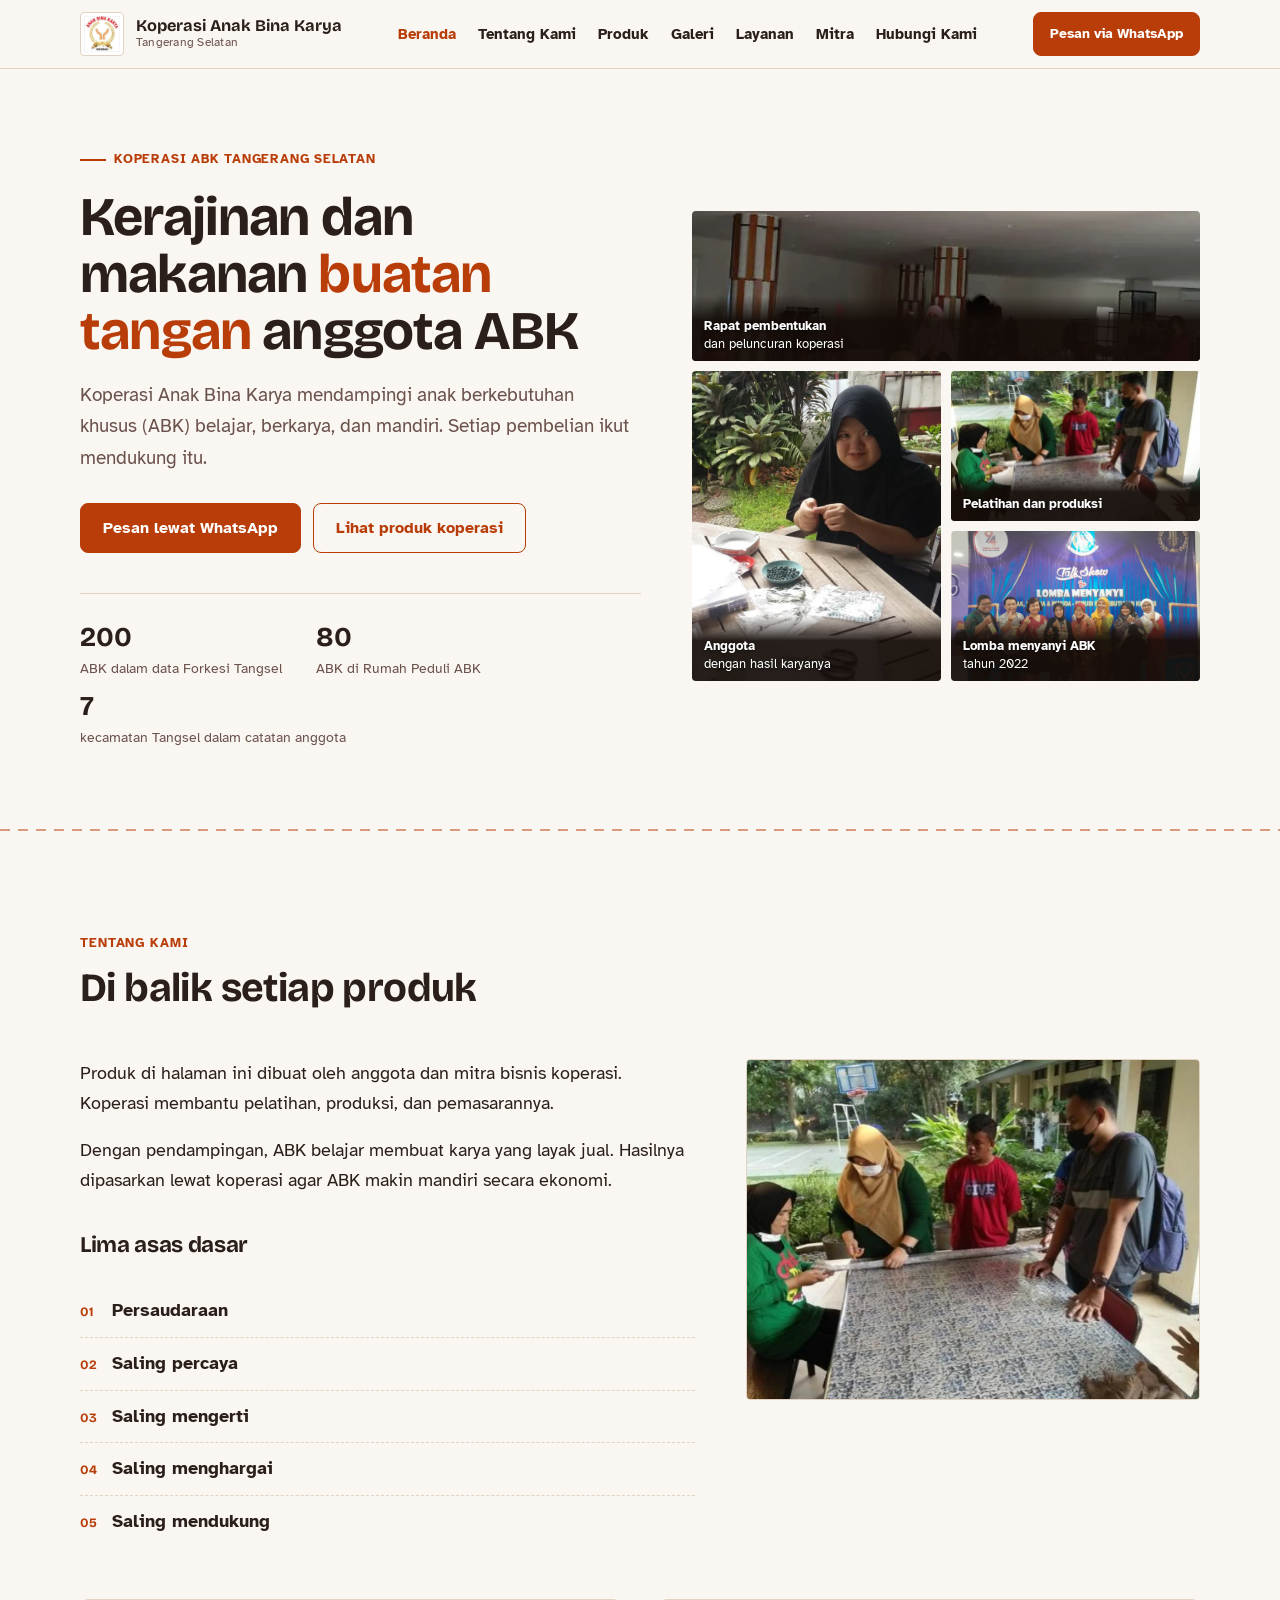
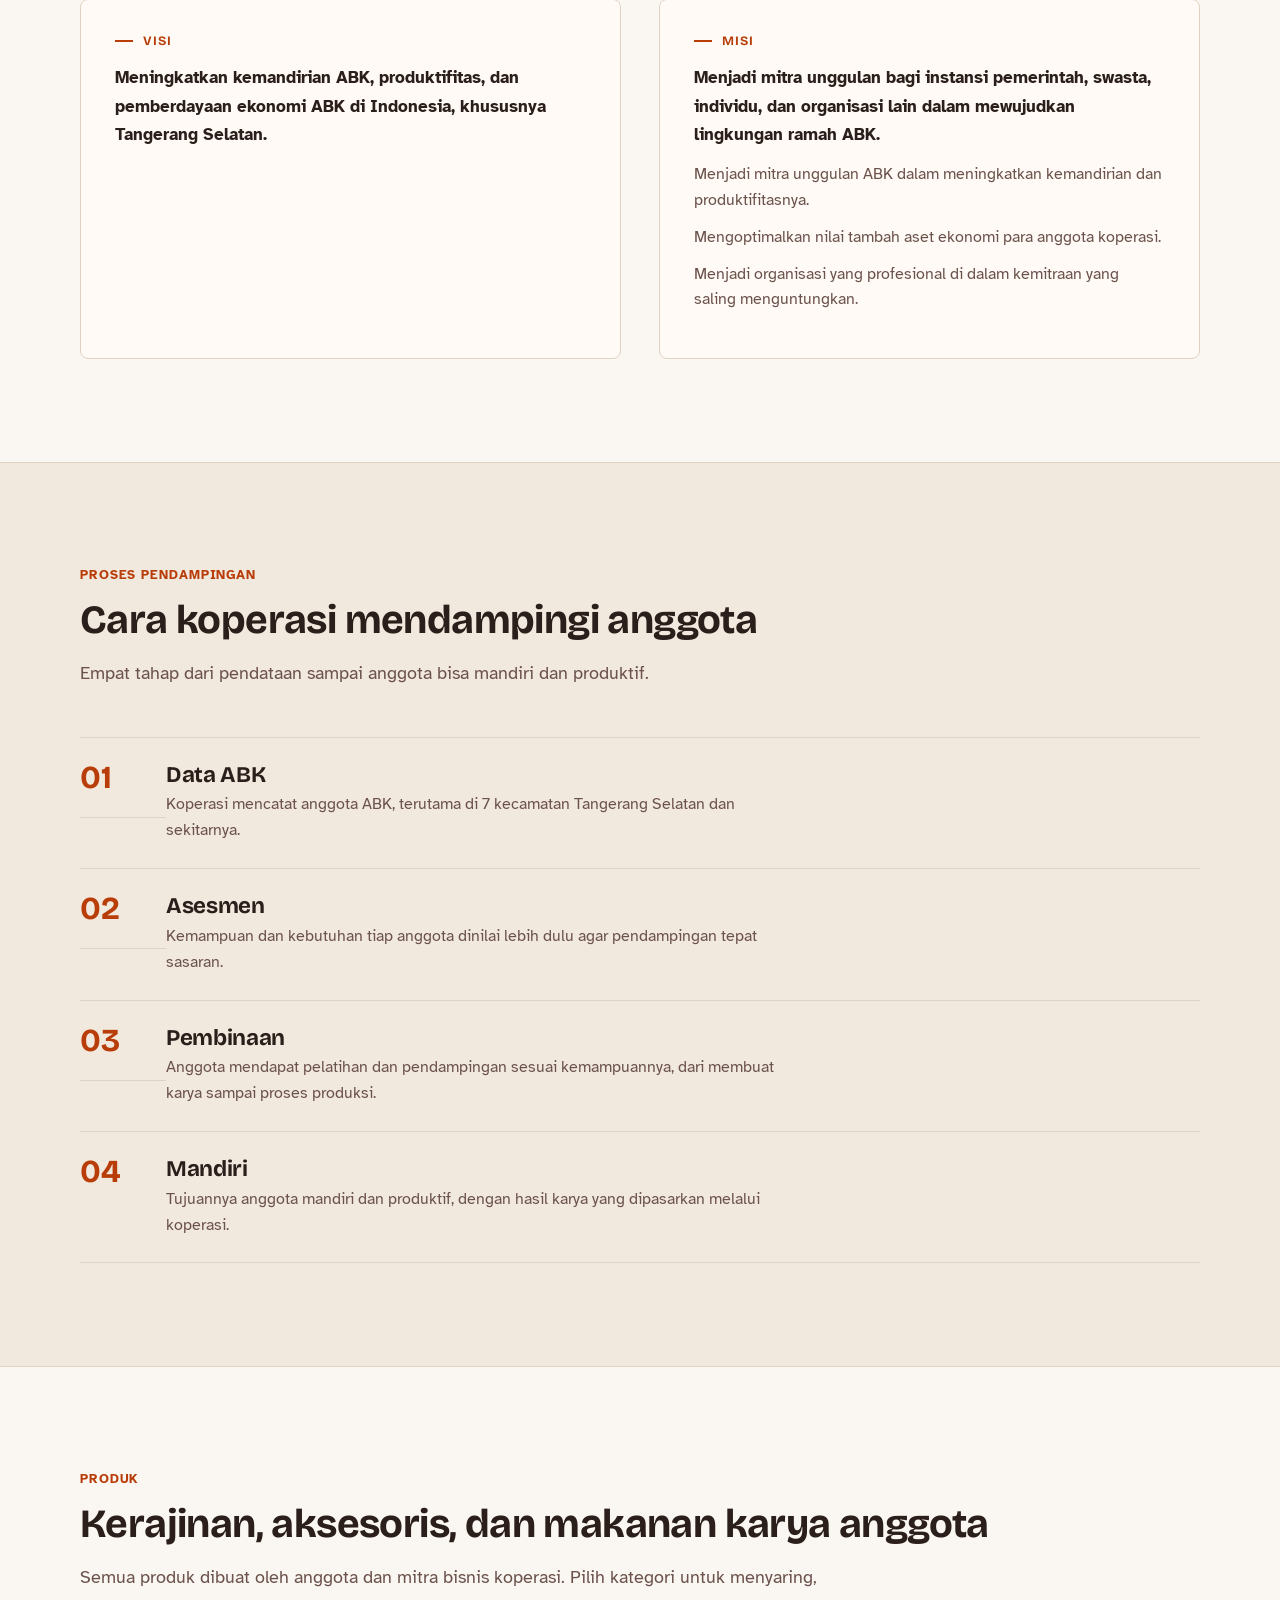
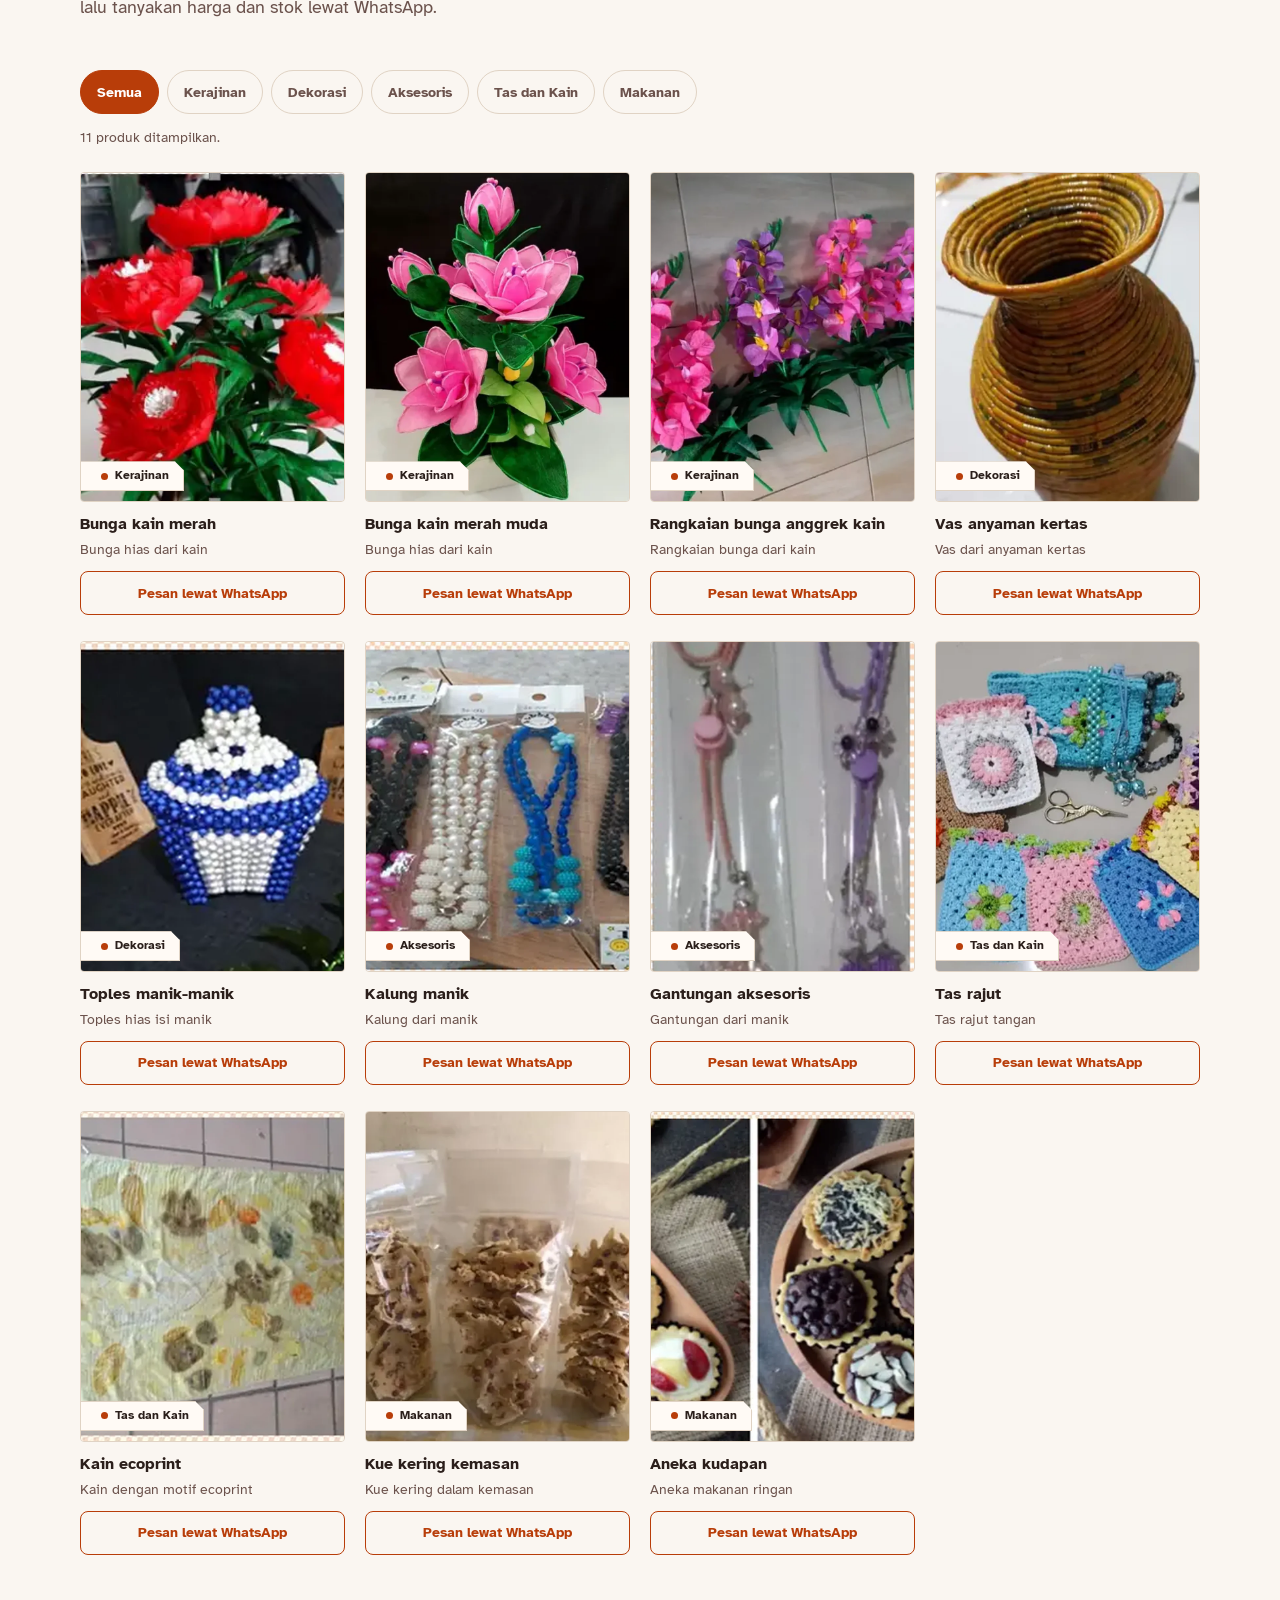
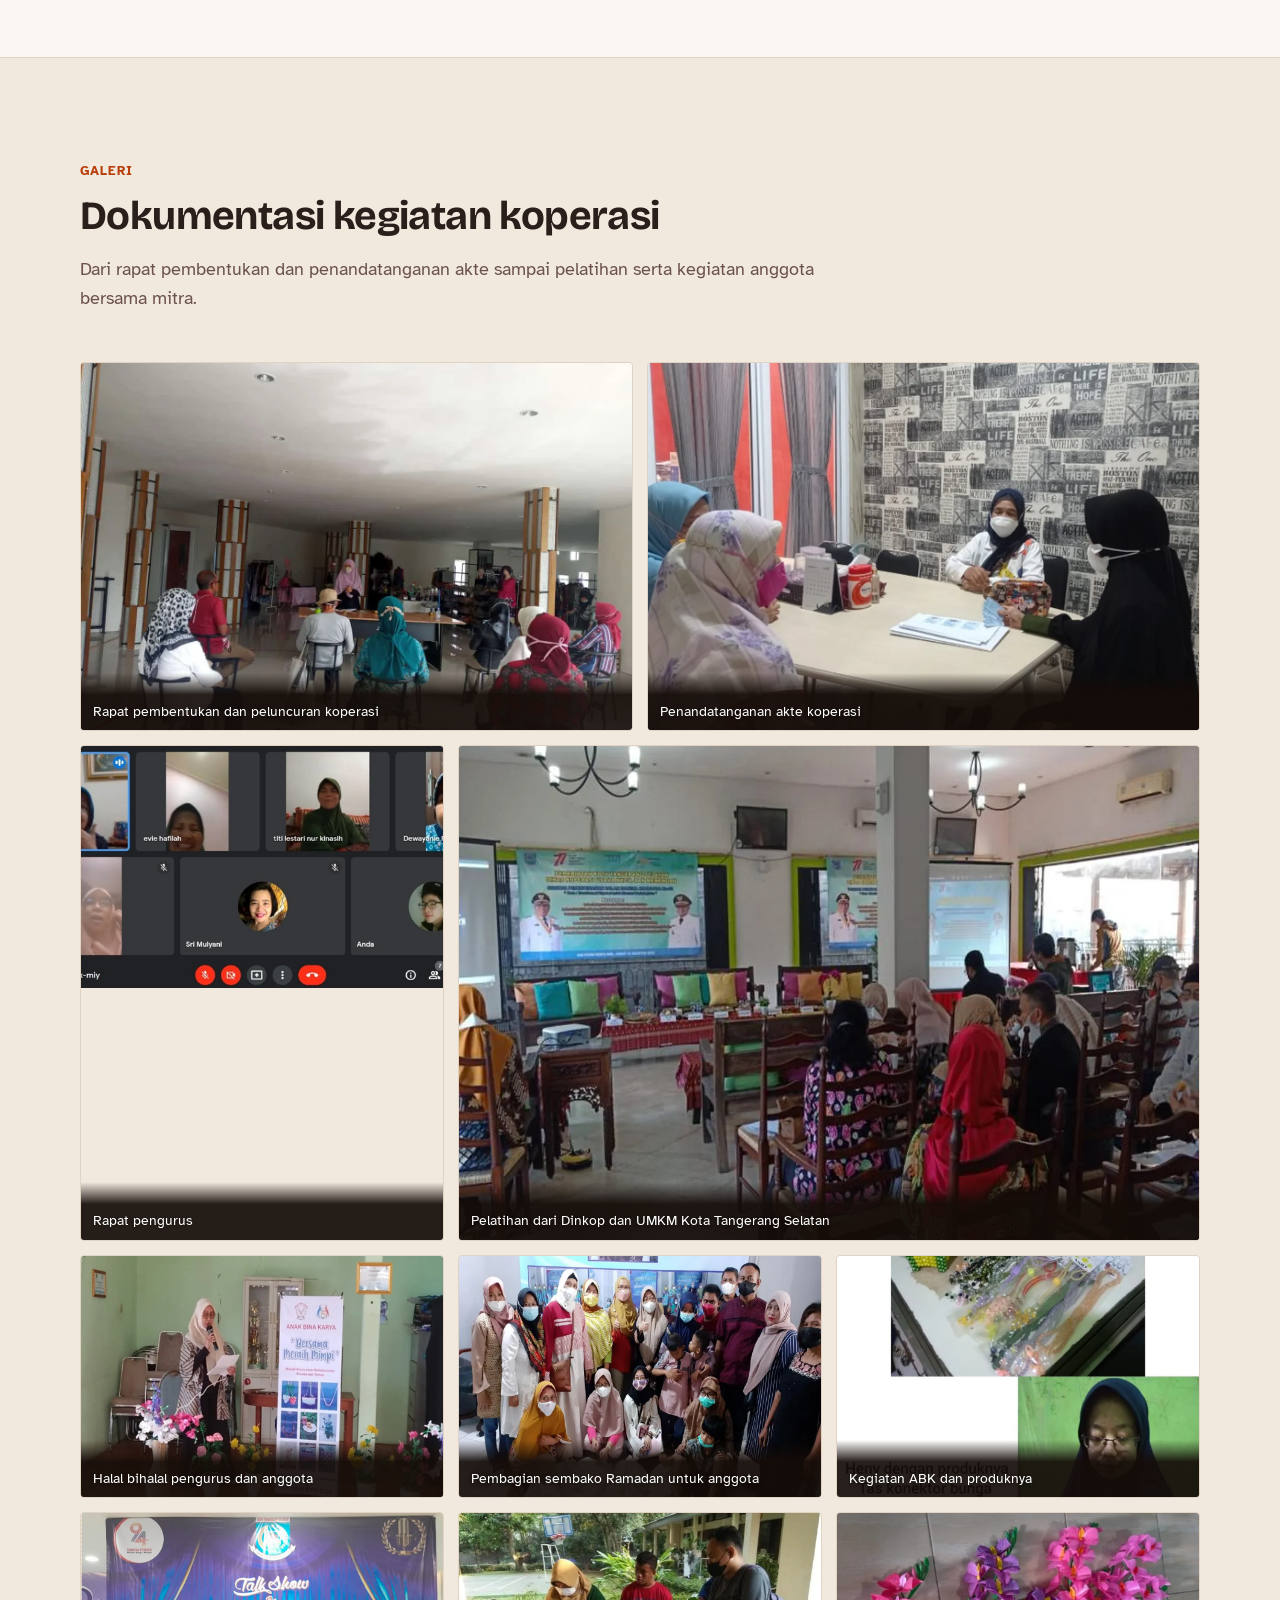
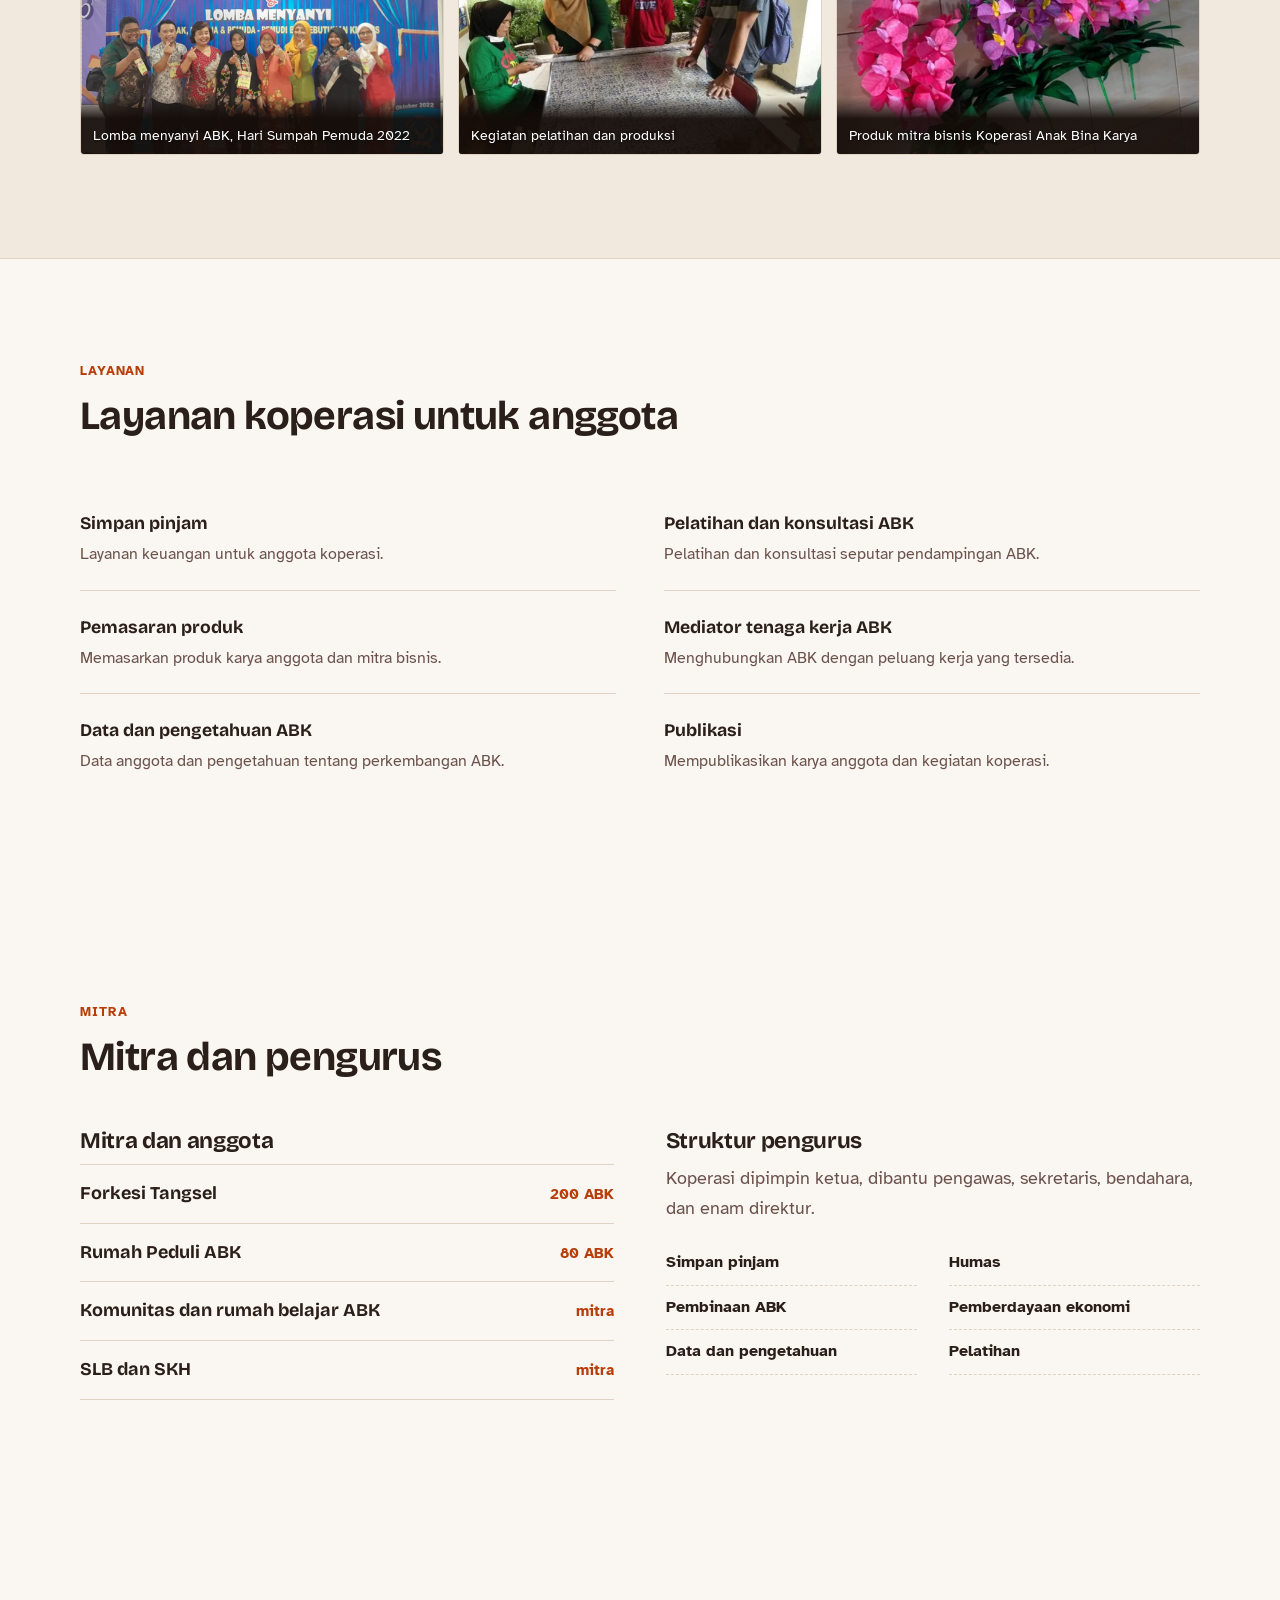
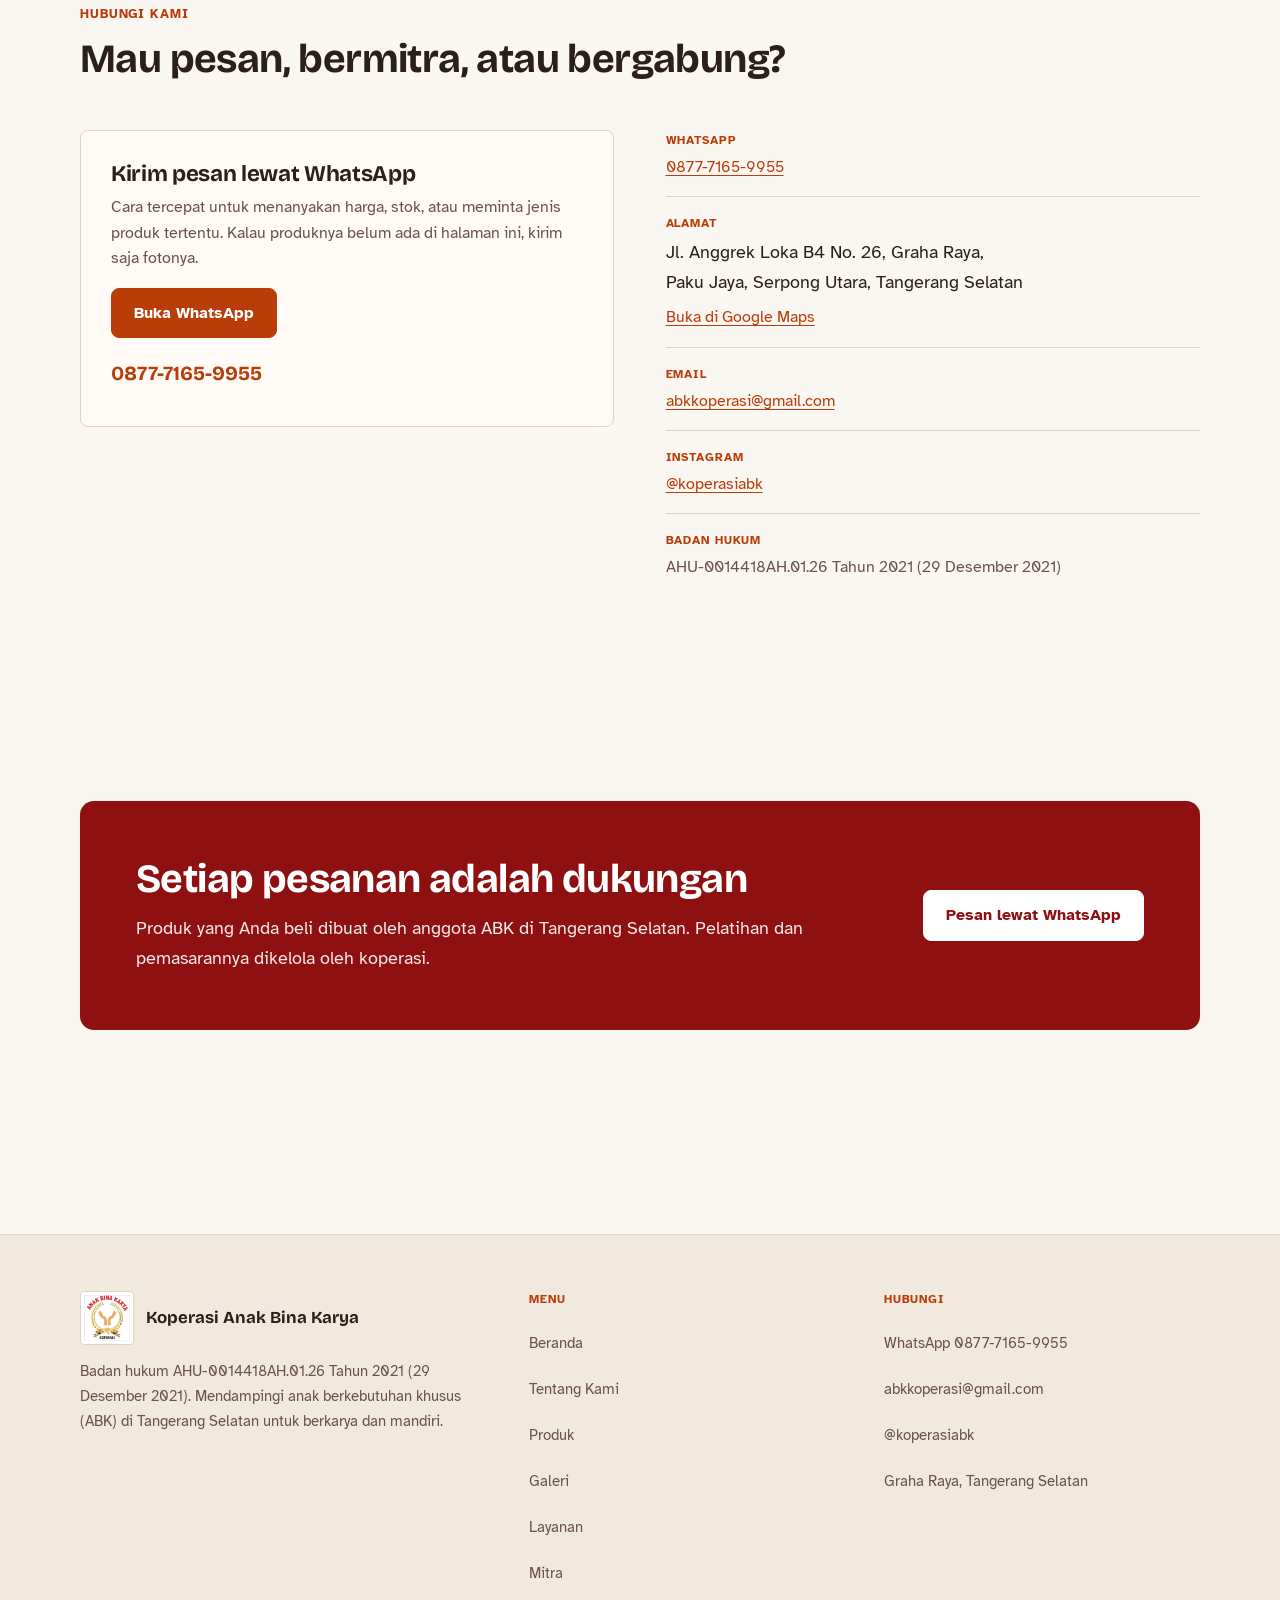
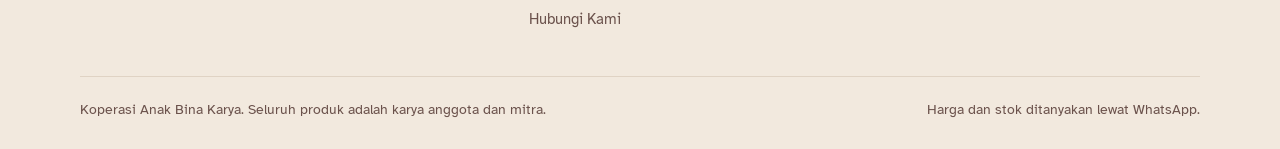
<file: index.html>
<!doctype html>
<html lang="id">
<head>
<meta charset="utf-8">
<meta name="viewport" content="width=device-width, initial-scale=1, viewport-fit=cover">
<title>Koperasi Anak Bina Karya | Kerajinan dan makanan karya ABK Tangerang Selatan</title>
<meta name="description" content="Koperasi Anak Bina Karya mendampingi anak berkebutuhan khusus (ABK) di Tangerang Selatan berkarya dan mandiri. Pesan kerajinan, aksesoris, dan makanan buatan anggota lewat WhatsApp.">
<meta name="theme-color" content="#faf6f1">
<link rel="icon" href="img/01-logo-koperasi-anak-bina-karya.webp">
<link rel="preconnect" href="https://fonts.googleapis.com">
<link rel="preconnect" href="https://fonts.gstatic.com" crossorigin>
<link href="https://fonts.googleapis.com/css2?family=Atkinson+Hyperlegible:wght@400;700&family=Bricolage+Grotesque:opsz,wght@12..96,600;12..96,700&display=swap" rel="stylesheet">
<link rel="stylesheet" href="assets/style.css">
<script>
/* Dijalankan sebelum render: tandai JS aktif supaya scroll-reveal tidak
   menyembunyikan konten kalau JS mati. Situs ini terang saja (light mode only). */
(function () {
  document.documentElement.classList.add('js');
})();
</script>
<script type="application/ld+json">
{"@context":"https://schema.org","@type":"Organization","name":"Koperasi Anak Bina Karya","email":"abkkoperasi@gmail.com","address":{"@type":"PostalAddress","streetAddress":"Jl. Anggrek Loka B4 No. 26, Graha Raya, Paku Jaya, Serpong Utara","addressLocality":"Tangerang Selatan","addressCountry":"ID"},"sameAs":["https://instagram.com/koperasiabk"]}
</script>
</head>
<body>
<!-- Nomor WhatsApp resmi: 0877-7165-9955 (format internasional 6287771659955). -->
<a class="skip" href="#konten">Lewati ke konten utama</a>

<header>
  <div class="w">
    <a class="brand" href="#beranda">
      <img src="img/01-logo-koperasi-anak-bina-karya.webp" alt="Logo Koperasi Anak Bina Karya" width="46" height="46">
      <span>Koperasi Anak Bina Karya<small>Tangerang Selatan</small></span>
    </a>

    <nav id="menu" aria-label="Menu utama">
      <a href="#beranda" aria-current="true">Beranda</a>
      <a href="#tentang">Tentang Kami</a>
      <a href="#produk">Produk</a>
      <a href="#galeri">Galeri</a>
      <a href="#layanan">Layanan</a>
      <a href="#mitra">Mitra</a>
      <a href="#kontak">Hubungi Kami</a>
    </nav>

    <div class="hdr-aksi">
      <a class="btn btn-kecil" href="https://wa.me/6287771659955?text=Halo%20Koperasi%20ABK%2C%20saya%20mau%20tanya%20produk">Pesan via WhatsApp</a>
      <button class="burger" type="button" data-burger aria-label="Buka menu" aria-expanded="false" aria-controls="menu">
        <svg viewBox="0 0 24 24" fill="none" stroke="currentColor" stroke-width="2" stroke-linecap="round" aria-hidden="true"><path d="M3 6h18M3 12h18M3 18h18"/></svg>
      </button>
    </div>
  </div>
</header>

<main id="konten">

<!-- ============ BERANDA ============ -->
<section class="hero" id="beranda">
  <div class="w hero-grid">
    <div>
      <span class="hero-eyebrow">Koperasi ABK Tangerang Selatan</span>
      <h1>Kerajinan dan makanan <em>buatan tangan</em> anggota ABK</h1>
      <p class="hero-lede">
        Koperasi Anak Bina Karya mendampingi anak berkebutuhan khusus (ABK)
        belajar, berkarya, dan mandiri. Setiap pembelian ikut mendukung itu.
      </p>
      <div class="hero-cta">
        <a class="btn" href="https://wa.me/6287771659955?text=Halo%20Koperasi%20ABK%2C%20saya%20mau%20tanya%20produk">Pesan lewat WhatsApp</a>
        <a class="btn btn--outline" href="#produk">Lihat produk koperasi</a>
      </div>

      <div class="fakta">
        <div><b>200</b><span>ABK dalam data Forkesi Tangsel</span></div>
        <div><b>80</b><span>ABK di Rumah Peduli ABK</span></div>
        <div><b>7</b><span>kecamatan Tangsel dalam catatan anggota</span></div>
      </div>
    </div>

    <div class="kolase">
      <figure>
        <img src="img/hero-rapat.webp" alt="Rapat pembentukan dan peluncuran Koperasi Anak Bina Karya" width="1000" height="640" loading="eager" fetchpriority="high">
        <figcaption><b>Rapat pembentukan</b>dan peluncuran koperasi</figcaption>
      </figure>
      <figure>
        <img src="img/hero-anggota.webp" alt="Anggota ABK menunjukkan hasil karyanya" width="640" height="800" loading="eager">
        <figcaption><b>Anggota</b>dengan hasil karyanya</figcaption>
      </figure>
      <figure>
        <img src="img/hero-produksi.webp" alt="Anggota mengerjakan produk pada sesi pelatihan dan produksi" width="1000" height="640" loading="lazy">
        <figcaption><b>Pelatihan dan produksi</b></figcaption>
      </figure>
      <figure>
        <img src="img/kegiatan-08-lomba-menyanyi.webp" alt="Penampilan pada lomba menyanyi ABK" width="1200" height="800" loading="lazy">
        <figcaption><b>Lomba menyanyi ABK</b>tahun 2022</figcaption>
      </figure>
    </div>
  </div>
</section>

<div class="jahitan" aria-hidden="true"></div>

<!-- ============ TENTANG KAMI ============ -->
<section class="s" id="tentang">
  <div class="w">
    <div class="sec-head rata-kiri reveal">
      <p class="kicker">Tentang Kami</p>
      <h2>Di balik setiap produk</h2>
    </div>

    <div class="tentang-grid reveal">
      <div>
        <p>
          Produk di halaman ini dibuat oleh anggota dan mitra bisnis koperasi.
          Koperasi membantu pelatihan, produksi, dan pemasarannya.
        </p>
        <p>
          Dengan pendampingan, ABK belajar membuat karya yang layak jual.
          Hasilnya dipasarkan lewat koperasi agar ABK makin mandiri secara ekonomi.
        </p>

        <h3 style="margin-top:1.6em">Lima asas dasar</h3>
        <ol class="asas">
          <li><span>01</span> Persaudaraan</li>
          <li><span>02</span> Saling percaya</li>
          <li><span>03</span> Saling mengerti</li>
          <li><span>04</span> Saling menghargai</li>
          <li><span>05</span> Saling mendukung</li>
        </ol>
      </div>

      <figure class="tentang-foto">
        <img src="img/kegiatan-09-produksi.webp" alt="Anggota dan pendamping mengerjakan produk pada kegiatan pelatihan dan produksi" width="1200" height="800" loading="lazy">
      </figure>
    </div>

    <div class="visi-misi reveal" style="margin-top:clamp(32px,4vw,56px)">
      <div>
        <h3>Visi</h3>
        <p>
          Meningkatkan kemandirian ABK, produktifitas, dan pemberdayaan ekonomi
          ABK di Indonesia, khususnya Tangerang Selatan.
        </p>
      </div>
      <div>
        <h3>Misi</h3>
        <p>Menjadi mitra unggulan bagi instansi pemerintah, swasta, individu, dan organisasi lain dalam mewujudkan lingkungan ramah ABK.</p>
        <p>Menjadi mitra unggulan ABK dalam meningkatkan kemandirian dan produktifitasnya.</p>
        <p>Mengoptimalkan nilai tambah aset ekonomi para anggota koperasi.</p>
        <p>Menjadi organisasi yang profesional di dalam kemitraan yang saling menguntungkan.</p>
      </div>
    </div>
  </div>
</section>

<!-- ============ PROSES PENDAMPINGAN ============ -->
<section class="s b2" id="alur">
  <div class="w">
    <div class="sec-head rata-kiri reveal">
      <p class="kicker">Proses Pendampingan</p>
      <h2>Cara koperasi mendampingi anggota</h2>
      <p>Empat tahap dari pendataan sampai anggota bisa mandiri dan produktif.</p>
    </div>

    <ol class="alur reveal">
      <li>
        <span class="nomor" aria-hidden="true">01</span>
        <div>
          <h3>Data ABK</h3>
          <p>Koperasi mencatat anggota ABK, terutama di 7 kecamatan Tangerang Selatan dan sekitarnya.</p>
        </div>
      </li>
      <li>
        <span class="nomor" aria-hidden="true">02</span>
        <div>
          <h3>Asesmen</h3>
          <p>Kemampuan dan kebutuhan tiap anggota dinilai lebih dulu agar pendampingan tepat sasaran.</p>
        </div>
      </li>
      <li>
        <span class="nomor" aria-hidden="true">03</span>
        <div>
          <h3>Pembinaan</h3>
          <p>Anggota mendapat pelatihan dan pendampingan sesuai kemampuannya, dari membuat karya sampai proses produksi.</p>
        </div>
      </li>
      <li>
        <span class="nomor" aria-hidden="true">04</span>
        <div>
          <h3>Mandiri</h3>
          <p>Tujuannya anggota mandiri dan produktif, dengan hasil karya yang dipasarkan melalui koperasi.</p>
        </div>
      </li>
    </ol>
  </div>
</section>

<!-- ============ PRODUK ============ -->
<section class="s" id="produk">
  <div class="w">
    <div class="sec-head rata-kiri reveal">
      <p class="kicker">Produk</p>
      <h2>Kerajinan, aksesoris, dan makanan karya anggota</h2>
      <p>
        Semua produk dibuat oleh anggota dan mitra bisnis koperasi. Pilih kategori
        untuk menyaring, lalu tanyakan harga dan stok lewat WhatsApp.
      </p>
    </div>

    <div class="kategori-nav reveal" role="group" aria-label="Saring produk berdasarkan kategori">
      <button type="button" data-filter="semua" aria-pressed="true">Semua</button>
      <button type="button" data-filter="Kerajinan" aria-pressed="false">Kerajinan</button>
      <button type="button" data-filter="Dekorasi" aria-pressed="false">Dekorasi</button>
      <button type="button" data-filter="Aksesoris" aria-pressed="false">Aksesoris</button>
      <button type="button" data-filter="Tas dan Kain" aria-pressed="false">Tas dan Kain</button>
      <button type="button" data-filter="Makanan" aria-pressed="false">Makanan</button>
    </div>

    <p class="produk-hitung" id="produk-hitung" role="status" aria-live="polite">11 produk ditampilkan.</p>

    <div class="produk-grid reveal" id="daftar-produk">
      <article class="produk" data-kategori="Kerajinan">
        <figure>
          <img src="img/02-bunga-kain-merah.webp" alt="Bunga kain merah" width="800" height="1000" loading="lazy">
          <span class="label">Kerajinan</span>
        </figure>
        <h4>Bunga kain merah</h4>
        <p class="note">Bunga hias dari kain</p>
        <a class="btn btn--outline btn-kecil" href="https://wa.me/6287771659955?text=Halo%20Koperasi%20ABK%2C%20saya%20mau%20pesan%20Bunga%20kain%20merah">Pesan lewat WhatsApp</a>
      </article>

      <article class="produk" data-kategori="Kerajinan">
        <figure>
          <img src="img/05-bunga-kain-merah-muda.webp" alt="Bunga kain merah muda" width="800" height="1000" loading="lazy">
          <span class="label">Kerajinan</span>
        </figure>
        <h4>Bunga kain merah muda</h4>
        <p class="note">Bunga hias dari kain</p>
        <a class="btn btn--outline btn-kecil" href="https://wa.me/6287771659955?text=Halo%20Koperasi%20ABK%2C%20saya%20mau%20pesan%20Bunga%20kain%20merah%20muda">Pesan lewat WhatsApp</a>
      </article>

      <article class="produk" data-kategori="Kerajinan">
        <figure>
          <img src="img/06-rangkaian-bunga-anggrek-kain.webp" alt="Rangkaian bunga anggrek dari kain" width="800" height="1000" loading="lazy">
          <span class="label">Kerajinan</span>
        </figure>
        <h4>Rangkaian bunga anggrek kain</h4>
        <p class="note">Rangkaian bunga dari kain</p>
        <a class="btn btn--outline btn-kecil" href="https://wa.me/6287771659955?text=Halo%20Koperasi%20ABK%2C%20saya%20mau%20pesan%20Rangkaian%20bunga%20anggrek%20kain">Pesan lewat WhatsApp</a>
      </article>

      <article class="produk" data-kategori="Dekorasi">
        <figure>
          <img src="img/07-vas-anyaman-kertas.webp" alt="Vas dari anyaman kertas" width="800" height="1000" loading="lazy">
          <span class="label">Dekorasi</span>
        </figure>
        <h4>Vas anyaman kertas</h4>
        <p class="note">Vas dari anyaman kertas</p>
        <a class="btn btn--outline btn-kecil" href="https://wa.me/6287771659955?text=Halo%20Koperasi%20ABK%2C%20saya%20mau%20pesan%20Vas%20anyaman%20kertas">Pesan lewat WhatsApp</a>
      </article>

      <article class="produk" data-kategori="Dekorasi">
        <figure>
          <img src="img/08-toples-manik-manik.webp" alt="Toples hias isi manik-manik" width="800" height="1000" loading="lazy">
          <span class="label">Dekorasi</span>
        </figure>
        <h4>Toples manik-manik</h4>
        <p class="note">Toples hias isi manik</p>
        <a class="btn btn--outline btn-kecil" href="https://wa.me/6287771659955?text=Halo%20Koperasi%20ABK%2C%20saya%20mau%20pesan%20Toples%20manik-manik">Pesan lewat WhatsApp</a>
      </article>

      <article class="produk" data-kategori="Aksesoris">
        <figure>
          <img src="img/09-kalung-manik.webp" alt="Kalung dari manik" width="800" height="1000" loading="lazy">
          <span class="label">Aksesoris</span>
        </figure>
        <h4>Kalung manik</h4>
        <p class="note">Kalung dari manik</p>
        <a class="btn btn--outline btn-kecil" href="https://wa.me/6287771659955?text=Halo%20Koperasi%20ABK%2C%20saya%20mau%20pesan%20Kalung%20manik">Pesan lewat WhatsApp</a>
      </article>

      <article class="produk" data-kategori="Aksesoris">
        <figure>
          <img src="img/10-gantungan-aksesoris.webp" alt="Gantungan aksesoris dari manik" width="800" height="1000" loading="lazy">
          <span class="label">Aksesoris</span>
        </figure>
        <h4>Gantungan aksesoris</h4>
        <p class="note">Gantungan dari manik</p>
        <a class="btn btn--outline btn-kecil" href="https://wa.me/6287771659955?text=Halo%20Koperasi%20ABK%2C%20saya%20mau%20pesan%20Gantungan%20aksesoris">Pesan lewat WhatsApp</a>
      </article>

      <article class="produk" data-kategori="Tas dan Kain">
        <figure>
          <img src="img/04-tas-rajut-warna-warni.webp" alt="Tas rajut warna-warni" width="800" height="1000" loading="lazy">
          <span class="label">Tas dan Kain</span>
        </figure>
        <h4>Tas rajut</h4>
        <p class="note">Tas rajut tangan</p>
        <a class="btn btn--outline btn-kecil" href="https://wa.me/6287771659955?text=Halo%20Koperasi%20ABK%2C%20saya%20mau%20pesan%20Tas%20rajut">Pesan lewat WhatsApp</a>
      </article>

      <article class="produk" data-kategori="Tas dan Kain">
        <figure>
          <img src="img/11-kain-ecoprint.webp" alt="Kain dengan motif ecoprint" width="800" height="1000" loading="lazy">
          <span class="label">Tas dan Kain</span>
        </figure>
        <h4>Kain ecoprint</h4>
        <p class="note">Kain dengan motif ecoprint</p>
        <a class="btn btn--outline btn-kecil" href="https://wa.me/6287771659955?text=Halo%20Koperasi%20ABK%2C%20saya%20mau%20pesan%20Kain%20ecoprint">Pesan lewat WhatsApp</a>
      </article>

      <article class="produk" data-kategori="Makanan">
        <figure>
          <img src="img/03-kue-kering-dalam-kemasan.webp" alt="Kue kering dalam kemasan" width="800" height="1000" loading="lazy">
          <span class="label">Makanan</span>
        </figure>
        <h4>Kue kering kemasan</h4>
        <p class="note">Kue kering dalam kemasan</p>
        <a class="btn btn--outline btn-kecil" href="https://wa.me/6287771659955?text=Halo%20Koperasi%20ABK%2C%20saya%20mau%20pesan%20Kue%20kering%20kemasan">Pesan lewat WhatsApp</a>
      </article>

      <article class="produk" data-kategori="Makanan">
        <figure>
          <img src="img/12-aneka-kudapan.webp" alt="Aneka kudapan" width="800" height="1000" loading="lazy">
          <span class="label">Makanan</span>
        </figure>
        <h4>Aneka kudapan</h4>
        <p class="note">Aneka makanan ringan</p>
        <a class="btn btn--outline btn-kecil" href="https://wa.me/6287771659955?text=Halo%20Koperasi%20ABK%2C%20saya%20mau%20pesan%20Aneka%20kudapan">Pesan lewat WhatsApp</a>
      </article>
    </div>

    <p class="galeri-kosong" id="produk-kosong" hidden>
      Belum ada produk pada kategori ini. Silakan tanyakan produk terbaru lewat WhatsApp.
    </p>
  </div>
</section>

<!-- ============ GALERI ============ -->
<section class="s b2" id="galeri">
  <div class="w">
    <div class="sec-head rata-kiri reveal">
      <p class="kicker">Galeri</p>
      <h2>Dokumentasi kegiatan koperasi</h2>
      <p>Dari rapat pembentukan dan penandatanganan akte sampai pelatihan serta kegiatan anggota bersama mitra.</p>
    </div>

    <div class="galeri reveal">
      <figure>
        <img src="img/kegiatan-01-rapat-pembentukan.webp" alt="Rapat pembentukan dan peluncuran Koperasi Anak Bina Karya" width="1200" height="800" loading="lazy">
        <figcaption>Rapat pembentukan dan peluncuran koperasi</figcaption>
      </figure>
      <figure>
        <img src="img/kegiatan-02-akta.webp" alt="Penandatanganan akte koperasi" width="1200" height="800" loading="lazy">
        <figcaption>Penandatanganan akte koperasi</figcaption>
      </figure>
      <figure>
        <img src="img/kegiatan-03-rapat-pengurus.webp" alt="Rapat pengurus koperasi" width="1200" height="800" loading="lazy">
        <figcaption>Rapat pengurus</figcaption>
      </figure>
      <figure>
        <img src="img/kegiatan-04-pelatihan-dinkop.webp" alt="Pelatihan dari Dinkop dan UMKM Kota Tangerang Selatan" width="1200" height="800" loading="lazy">
        <figcaption>Pelatihan dari Dinkop dan UMKM Kota Tangerang Selatan</figcaption>
      </figure>
      <figure>
        <img src="img/kegiatan-05-halal-bihalal.webp" alt="Halal bihalal pengurus dan anggota koperasi" width="1200" height="800" loading="lazy">
        <figcaption>Halal bihalal pengurus dan anggota</figcaption>
      </figure>
      <figure>
        <img src="img/kegiatan-06-sembako.webp" alt="Pembagian sembako Ramadan untuk anggota koperasi" width="1200" height="800" loading="lazy">
        <figcaption>Pembagian sembako Ramadan untuk anggota</figcaption>
      </figure>
      <figure>
        <img src="img/kegiatan-07-produk.webp" alt="Kegiatan anak berkebutuhan khusus dan produknya" width="1200" height="800" loading="lazy">
        <figcaption>Kegiatan ABK dan produknya</figcaption>
      </figure>
      <figure>
        <img src="img/kegiatan-08-lomba-menyanyi.webp" alt="Lomba menyanyi ABK dalam rangka Hari Sumpah Pemuda 2022" width="1200" height="800" loading="lazy">
        <figcaption>Lomba menyanyi ABK, Hari Sumpah Pemuda 2022</figcaption>
      </figure>
      <figure>
        <img src="img/kegiatan-09-produksi.webp" alt="Kegiatan pelatihan dan produksi karya anggota" width="1200" height="800" loading="lazy">
        <figcaption>Kegiatan pelatihan dan produksi</figcaption>
      </figure>
      <figure>
        <img src="img/kegiatan-10-produk-mitra.webp" alt="Produk mitra bisnis Koperasi Anak Bina Karya" width="1200" height="800" loading="lazy">
        <figcaption>Produk mitra bisnis Koperasi Anak Bina Karya</figcaption>
      </figure>
    </div>
  </div>
</section>

<!-- ============ LAYANAN ============ -->
<section class="s" id="layanan">
  <div class="w">
    <div class="sec-head rata-kiri reveal">
      <p class="kicker">Layanan</p>
      <h2>Layanan koperasi untuk anggota</h2>
    </div>

    <dl class="layanan reveal">
      <div>
        <dt>Simpan pinjam</dt>
        <dd>Layanan keuangan untuk anggota koperasi.</dd>
      </div>
      <div>
        <dt>Pelatihan dan konsultasi ABK</dt>
        <dd>Pelatihan dan konsultasi seputar pendampingan ABK.</dd>
      </div>
      <div>
        <dt>Pemasaran produk</dt>
        <dd>Memasarkan produk karya anggota dan mitra bisnis.</dd>
      </div>
      <div>
        <dt>Mediator tenaga kerja ABK</dt>
        <dd>Menghubungkan ABK dengan peluang kerja yang tersedia.</dd>
      </div>
      <div>
        <dt>Data dan pengetahuan ABK</dt>
        <dd>Data anggota dan pengetahuan tentang perkembangan ABK.</dd>
      </div>
      <div>
        <dt>Publikasi</dt>
        <dd>Mempublikasikan karya anggota dan kegiatan koperasi.</dd>
      </div>
    </dl>
  </div>
</section>

<!-- ============ MITRA DAN PENGURUS ============ -->
<section class="s" id="mitra">
  <div class="w">
    <div class="sec-head rata-kiri reveal">
      <p class="kicker">Mitra</p>
      <h2>Mitra dan pengurus</h2>
    </div>

    <div class="dua-kolom reveal">
      <div>
        <h3>Mitra dan anggota</h3>
        <ul class="mitra-list">
          <li><b>Forkesi Tangsel</b><span>200 ABK</span></li>
          <li><b>Rumah Peduli ABK</b><span>80 ABK</span></li>
          <li><b>Komunitas dan rumah belajar ABK</b><span>mitra</span></li>
          <li><b>SLB dan SKH</b><span>mitra</span></li>
        </ul>
      </div>

      <div>
        <h3>Struktur pengurus</h3>
        <p style="color:var(--tinta-2)">
          Koperasi dipimpin ketua, dibantu pengawas, sekretaris, bendahara, dan enam direktur.
        </p>
        <ul class="direktur">
          <li><b>Simpan pinjam</b></li>
          <li><b>Pembinaan ABK</b></li>
          <li><b>Data dan pengetahuan</b></li>
          <li><b>Humas</b></li>
          <li><b>Pemberdayaan ekonomi</b></li>
          <li><b>Pelatihan</b></li>
        </ul>
      </div>
    </div>
  </div>
</section>

<!-- ============ HUBUNGI KAMI ============ -->
<section class="s" id="kontak">
  <div class="w">
    <div class="sec-head rata-kiri reveal">
      <p class="kicker">Hubungi Kami</p>
      <h2>Mau pesan, bermitra, atau bergabung?</h2>
    </div>

    <div class="kontak-grid reveal">
      <div class="cta-box">
        <h3>Kirim pesan lewat WhatsApp</h3>
        <p>
          Cara tercepat untuk menanyakan harga, stok, atau meminta jenis produk
          tertentu. Kalau produknya belum ada di halaman ini, kirim saja fotonya.
        </p>
        <a class="btn" href="https://wa.me/6287771659955?text=Halo%20Koperasi%20ABK%2C%20saya%20mau%20tanya%20produk">Buka WhatsApp</a>
        <p class="cta-nomor">
          <a href="tel:+6287771659955">0877-7165-9955</a>
        </p>
      </div>

      <address class="kontak-info">
        <div>
          <b>WhatsApp</b>
          <p><a href="https://wa.me/6287771659955?text=Halo%20Koperasi%20ABK%2C%20saya%20mau%20tanya%20produk">0877-7165-9955</a></p>
        </div>
        <div>
          <b>Alamat</b>
          <address>
            Jl. Anggrek Loka B4 No. 26, Graha Raya,<br>
            Paku Jaya, Serpong Utara, Tangerang Selatan
          </address>
          <p style="margin-top:8px">
            <a href="https://www.google.com/maps/search/?api=1&amp;query=Jl.+Anggrek+Loka+B4+No.+26+Graha+Raya+Tangerang+Selatan">Buka di Google Maps</a>
          </p>
        </div>
        <div>
          <b>Email</b>
          <p><a href="mailto:abkkoperasi@gmail.com">abkkoperasi@gmail.com</a></p>
        </div>
        <div>
          <b>Instagram</b>
          <p><a href="https://instagram.com/koperasiabk">@koperasiabk</a></p>
        </div>
        <div>
          <b>Badan hukum</b>
          <p>AHU-0014418AH.01.26 Tahun 2021 (29 Desember 2021)</p>
        </div>
      </address>
    </div>
  </div>
</section>

<!-- ============ PENUTUP ============ -->
<section class="s">
  <div class="w">
    <div class="penutup reveal">
      <div>
        <h2>Setiap pesanan adalah dukungan</h2>
        <p>
          Produk yang Anda beli dibuat oleh anggota ABK di Tangerang Selatan.
          Pelatihan dan pemasarannya dikelola oleh koperasi.
        </p>
      </div>
      <a class="btn" href="https://wa.me/6287771659955?text=Halo%20Koperasi%20ABK%2C%20saya%20mau%20tanya%20produk">Pesan lewat WhatsApp</a>
    </div>
  </div>
</section>

</main>

<footer>
  <div class="w">
    <div class="foot-grid">
      <div>
        <div class="foot-brand">
          <img src="img/01-logo-koperasi-anak-bina-karya.webp" alt="Logo Koperasi Anak Bina Karya" width="54" height="54">
          <b>Koperasi Anak Bina Karya</b>
        </div>
        <p style="color:var(--tinta-2);font-size:0.95rem">
          Badan hukum AHU-0014418AH.01.26 Tahun 2021 (29 Desember 2021).
          Mendampingi anak berkebutuhan khusus (ABK) di Tangerang Selatan
          untuk berkarya dan mandiri.
        </p>
      </div>

      <div>
        <h4>Menu</h4>
        <ul>
          <li><a href="#beranda">Beranda</a></li>
          <li><a href="#tentang">Tentang Kami</a></li>
          <li><a href="#produk">Produk</a></li>
          <li><a href="#galeri">Galeri</a></li>
          <li><a href="#layanan">Layanan</a></li>
          <li><a href="#mitra">Mitra</a></li>
          <li><a href="#kontak">Hubungi Kami</a></li>
        </ul>
      </div>

      <div>
        <h4>Hubungi</h4>
        <ul>
          <li><a href="https://wa.me/6287771659955?text=Halo%20Koperasi%20ABK%2C%20saya%20mau%20tanya%20produk">WhatsApp 0877-7165-9955</a></li>
          <li><a href="mailto:abkkoperasi@gmail.com">abkkoperasi@gmail.com</a></li>
          <li><a href="https://instagram.com/koperasiabk">@koperasiabk</a></li>
          <li><a href="https://www.google.com/maps/search/?api=1&amp;query=Jl.+Anggrek+Loka+B4+No.+26+Graha+Raya+Tangerang+Selatan">Graha Raya, Tangerang Selatan</a></li>
        </ul>
      </div>
    </div>

    <div class="foot-legal">
      <span>Koperasi Anak Bina Karya. Seluruh produk adalah karya anggota dan mitra.</span>
      <span>Harga dan stok ditanyakan lewat WhatsApp.</span>
    </div>
  </div>
</footer>

<script src="assets/app.js" defer></script>
</body>
</html>
</file>
<file: assets/style.css>
/* =========================================================
   Koperasi Anak Bina Karya
   Palet: kertas #faf6f1 · tinta #2b1f1b · terakota #b83d09 · bata #8e1010
   Type: Bricolage Grotesque (display) + Atkinson Hyperlegible (body)
   Motif: garis jahitan (stitch) + label poligon
   ========================================================= */

:root {
  /* Situs ini terang saja (light mode only). color-scheme dipatok supaya
     kontrol bawaan browser (scrollbar, pemilih tanggal) ikut terang. */
  color-scheme: light;

  --kertas: #faf6f1;
  --kertas-2: #f2e9de;
  --kertas-3: #fffaf5;
  --tinta: #2b1f1b;
  --tinta-2: #6b524c;
  /* terakota digelapkan dari #c2410c ke #b83d09 agar teks kecil
     tetap lolos WCAG AA (4.5:1) di atas kertas2 #f2e9de */
  --terakota: #b83d09;
  --terakota-tua: #9a3308;
  --bata: #8e1010;

  --garis: #e0d3c4;
  --garis-kuat: #cbb8a4;

  --r-sm: 4px;
  --r-md: 8px;
  --r-lg: 14px;

  /* Warna teks di atas isian terakota. Terakota #b83d09 cukup gelap
     untuk teks putih (5.66:1), jadi cukup satu nilai. */
  --di-atas-terakota: #fff;

  --w: 1120px;
  --s-jarak: clamp(56px, 8vw, 104px);
  /* tinggi header desktop dipakai untuk scroll-padding dan offset menu mobile */
  --h-hdr: 69px;

  --f-display: "Bricolage Grotesque", "Segoe UI", system-ui, sans-serif;
  --f-body: "Atkinson Hyperlegible", system-ui, "Segoe UI", sans-serif;

  --ease: cubic-bezier(0.16, 1, 0.3, 1);
}

*, *::before, *::after { box-sizing: border-box; }

html {
  scroll-behavior: smooth;
  scroll-padding-top: calc(var(--h-hdr) + 22px);
  -webkit-text-size-adjust: 100%;
}

body {
  margin: 0;
  background: var(--kertas);
  color: var(--tinta);
  font: 400 18px/1.65 var(--f-body);
  -webkit-font-smoothing: antialiased;
  overflow-x: hidden;
}

h1, h2, h3, h4 {
  font-family: var(--f-display);
  font-weight: 700;
  margin: 0 0 0.5em;
  line-height: 1.12;
  letter-spacing: -0.015em;
  text-wrap: balance;
}
h1 { font-size: clamp(2.3rem, 5.4vw, 3.4rem); line-height: 1.05; }
h2 { font-size: clamp(1.8rem, 3.8vw, 2.5rem); }
h3 { font-size: clamp(1.15rem, 2vw, 1.4rem); }
h4 { font-size: 1.05rem; line-height: 1.3; letter-spacing: 0; }
p  { margin: 0 0 1em; max-width: 62ch; }
p:last-child { margin-bottom: 0; }

a { color: var(--terakota); text-decoration-thickness: 1px; text-underline-offset: 3px; }
a:hover { color: var(--terakota-tua); }

img { display: block; max-width: 100%; height: auto; }
ul, ol { margin: 0; padding: 0; }
figure { margin: 0; }

:focus-visible {
  outline: 3px solid var(--terakota);
  outline-offset: 3px;
  border-radius: 2px;
}

.skip {
  position: absolute; left: -9999px; top: 0; z-index: 100;
  background: var(--tinta); color: var(--kertas);
  padding: 12px 18px; font-weight: 700; text-decoration: none;
}
.skip:focus { left: 12px; top: 12px; }

.w { width: min(var(--w), 100% - 40px); margin-inline: auto; }
.s { padding: var(--s-jarak) 0; }

/* Band kertas2: dipakai hanya pada dua bagian "pertunjukan"
   (Proses pendampingan dan Galeri) agar langkah dan foto berdiri di
   permukaan yang lebih teduh, sementara bagian bacaan tetap di atas
   kertas dasar. Ini yang memberi ritme, bukan sekadar ganti warna. */
.b2 { background: var(--kertas-2); border-block: 1px solid var(--garis); }

/* ---------- motif: garis jahitan ----------
   Dipakai sekali sebagai pembatas penuh antara hero dan isi, mengacu pada
   jahitan kain pada produk bunga kain. Bukan latar berulang. */
.jahitan {
  height: 2px;
  background-image: repeating-linear-gradient(
    90deg,
    var(--terakota) 0 10px,
    transparent 10px 18px
  );
  opacity: 0.5;
  border: 0;
  margin: 0;
}

/* =========================================================
   NAVBAR
   ========================================================= */
header {
  position: sticky; top: 0; z-index: 50;
  background: color-mix(in srgb, var(--kertas) 92%, transparent);
  /* satu-satunya elemen dengan blur di halaman ini: dipakai supaya
     navigasi tetap terbaca saat konten bergulir di belakangnya */
  backdrop-filter: saturate(1.4) blur(10px);
  border-bottom: 1px solid var(--garis);
}
header .w {
  display: flex; align-items: center; gap: 18px;
  padding: 12px 0;
}

/* Brand tidak boleh menyusut. Kalau ruang tidak cukup, yang berganti ke
   menu burger adalah navigasinya, bukan nama koperasi yang terpecah jadi
   tiga baris seperti sebelumnya. */
.brand {
  display: flex; align-items: center; gap: 12px; flex-shrink: 0;
  text-decoration: none; color: var(--tinta);
  font-family: var(--f-display); font-weight: 700; font-size: 1.02rem;
  line-height: 1.15;
}
.brand span { white-space: nowrap; }
.brand img {
  width: 44px; height: 44px; flex-shrink: 0;
  background: #fff; padding: 3px; border-radius: var(--r-sm);
  border: 1px solid var(--garis);
}
.brand small {
  display: block; font: 400 0.76rem/1.3 var(--f-body);
  color: var(--tinta-2); letter-spacing: 0.02em;
}

/* Navbar desktop: nav di tengah sisa ruang, tautan rapat tapi tetap
   setinggi 44px. nowrap supaya tidak pernah patah menjadi dua baris. */
nav {
  display: flex; align-items: center; gap: 2px;
  margin-inline: auto; flex-wrap: nowrap; min-width: 0;
}
nav a {
  display: inline-flex; align-items: center; min-height: 44px;
  padding: 0 10px; border-radius: var(--r-sm);
  color: var(--tinta); text-decoration: none;
  font-size: 0.91rem; font-weight: 700; white-space: nowrap;
  transition: background-color 180ms var(--ease), color 180ms var(--ease);
}
nav a:hover { background: var(--kertas-2); color: var(--terakota); }
nav a[aria-current="true"] { color: var(--terakota); }

.hdr-aksi { display: flex; align-items: center; gap: 8px; flex-shrink: 0; }

.burger {
  display: none; width: 44px; height: 44px;
  place-items: center; background: none; cursor: pointer;
  border: 1px solid var(--garis); border-radius: var(--r-sm); color: var(--tinta);
}
.burger svg { width: 22px; height: 22px; }

/* Ambang 1150px dipilih dari hasil ukur: di bawah lebar itu nav desktop
   tidak lagi muat satu baris tanpa menekan nama koperasi. */
@media (max-width: 1150px) {
  nav {
    /* menu turun menempel di bawah header (header sticky = containing
       block), jadi tingginya tidak perlu ditebak saat header berubah */
    position: absolute; top: 100%; left: 0; right: 0;
    flex-direction: column; align-items: stretch; gap: 0;
    background: var(--kertas);
    border-bottom: 1px solid var(--garis);
    padding: 8px 20px 18px;
    max-height: 78dvh; overflow-y: auto;
    transform: translateY(-8px); opacity: 0; pointer-events: none;
    /* visibility juga disembunyikan supaya tautan tidak bisa di-Tab
       saat menu tertutup; delay 200ms menjaga animasi tutup tetap halus */
    visibility: hidden;
    transition: transform 200ms var(--ease), opacity 200ms var(--ease),
                visibility 0s linear 200ms;
    /* bayangan di sini menandai menu sebagai lapisan di atas konten */
    box-shadow: 0 16px 26px -20px rgba(43, 31, 27, 0.55);
  }
  nav.open {
    transform: translateY(0); opacity: 1; pointer-events: auto;
    visibility: visible; transition-delay: 0s;
  }
  nav a { padding: 0 4px; border-bottom: 1px solid var(--garis); }
  nav a:last-child { border-bottom: 0; }
  .burger { display: grid; }
  header .w { gap: 10px; }
  .brand small { display: none; }
}
@media (max-width: 700px) {
  /* tombol WhatsApp di header disembunyikan di layar sempit supaya
     brand + burger tetap muat tanpa berdesakan */
  .hdr-aksi .btn { display: none; }
}
@media (max-width: 420px) {
  /* di ponsel sempit nama koperasi boleh turun dua baris, dan brand
     boleh menyusut supaya tidak mendorong burger keluar layar (320px) */
  .brand { font-size: 0.96rem; flex-shrink: 1; min-width: 0; }
  .brand span { white-space: normal; }
}

/* =========================================================
   BUTTON
   ========================================================= */
.btn {
  display: inline-flex; align-items: center; justify-content: center; gap: 9px;
  min-height: 46px; padding: 11px 22px;
  border: 1.5px solid var(--terakota); border-radius: var(--r-md);
  background: var(--terakota); color: var(--di-atas-terakota);
  font-family: var(--f-body); font-weight: 700; font-size: 1rem;
  text-decoration: none; cursor: pointer;
  transition: background-color 180ms var(--ease), border-color 180ms var(--ease),
              transform 140ms var(--ease);
}
.btn:hover {
  background: var(--terakota-tua); border-color: var(--terakota-tua);
  color: var(--di-atas-terakota);
}
.btn:active { transform: translateY(1px); }

.btn--outline {
  background: transparent; color: var(--terakota); border-color: var(--terakota);
  /* isian berubah drastis saat hover, jadi warna dan latar diganti
     seketika; kalau dianimasikan, ada bingkai teks putih di atas kertas */
  transition: transform 140ms var(--ease);
}
.btn--outline:hover {
  background: var(--terakota); border-color: var(--terakota);
  color: var(--di-atas-terakota);
}

.btn-kecil { min-height: 44px; padding: 9px 16px; font-size: 0.9rem; }

/* =========================================================
   HERO
   ========================================================= */
.hero { padding: clamp(40px, 6vw, 72px) 0 clamp(48px, 6vw, 84px); }
.hero-grid {
  display: grid;
  grid-template-columns: 1.05fr 0.95fr;
  gap: clamp(28px, 4vw, 60px);
  align-items: center;
}
.hero-eyebrow {
  display: inline-flex; align-items: center; gap: 8px;
  font-size: 0.82rem; font-weight: 700; letter-spacing: 0.06em;
  text-transform: uppercase; color: var(--terakota);
  margin-bottom: 18px;
}
.hero-eyebrow::before {
  content: ""; width: 26px; height: 2px; background: var(--terakota); display: block;
}
.hero h1 { margin-bottom: 0.35em; }
.hero h1 em { font-style: normal; color: var(--terakota); }
.hero-lede {
  font-size: clamp(1.05rem, 1.6vw, 1.18rem);
  color: var(--tinta-2); max-width: 46ch; margin-bottom: 1.6em;
}
.hero-cta { display: flex; flex-wrap: wrap; gap: 12px; align-items: center; }

.fakta {
  display: flex; flex-wrap: wrap; gap: 10px 34px;
  margin-top: 2.2em; padding-top: 1.6em;
  border-top: 1px solid var(--garis);
}
.fakta div { min-width: 0; }
.fakta b {
  display: block; font-family: var(--f-display); font-weight: 700;
  font-size: 1.7rem; line-height: 1.1; color: var(--tinta);
}
.fakta span { font-size: 0.85rem; color: var(--tinta-2); }

/* kolase foto */
.kolase {
  display: grid;
  grid-template-columns: 1fr 1fr;
  grid-template-rows: 150px 150px 150px;
  gap: 10px;
}
.kolase figure {
  position: relative; overflow: hidden; border-radius: var(--r-sm);
  background: var(--kertas-2);
}
.kolase figure:nth-child(1) { grid-column: 1 / -1; grid-row: 1; }
.kolase figure:nth-child(2) { grid-column: 1; grid-row: 2 / 4; }
.kolase figure:nth-child(3) { grid-column: 2; grid-row: 2; }
.kolase figure:nth-child(4) { grid-column: 2; grid-row: 3; }
.kolase img {
  width: 100%; height: 100%; object-fit: cover;
  transition: transform 400ms var(--ease);
}
.kolase figure:hover img { transform: scale(1.04); }
.kolase figcaption {
  position: absolute; left: 0; bottom: 0; right: 0;
  padding: 22px 12px 8px;
  /* gradasi digelapkan lebih awal supaya teks tetap lolos kontras
     walau fotonya terang; text-shadow jadi jaring pengaman kedua */
  background: linear-gradient(transparent, rgba(20, 12, 8, 0.92) 38%);
  color: #fff; font-size: 0.82rem; line-height: 1.35;
  text-shadow: 0 1px 3px rgba(0, 0, 0, 0.45);
}
.kolase figcaption b { display: block; font-weight: 700; }

@media (max-width: 900px) {
  .hero-grid { grid-template-columns: 1fr; }
  .kolase { grid-template-rows: 130px 130px 130px; }
}
@media (max-width: 480px) {
  .kolase { grid-template-rows: 110px 110px 110px; gap: 8px; }
}

/* =========================================================
   SECTION HEAD
   ========================================================= */
.sec-head { max-width: 62ch; margin-bottom: clamp(28px, 4vw, 48px); }
.sec-head .kicker {
  font-size: 0.8rem; font-weight: 700; letter-spacing: 0.07em;
  text-transform: uppercase; color: var(--terakota); margin-bottom: 12px;
}
.sec-head h2 { margin-bottom: 0.4em; }
.sec-head p { color: var(--tinta-2); }
.sec-head.rata-kiri { max-width: none; }

/* =========================================================
   TENTANG / PROFIL
   ========================================================= */
.tentang-grid {
  display: grid; grid-template-columns: 1.15fr 0.85fr;
  gap: clamp(28px, 4vw, 56px); align-items: start;
}
.tentang-foto {
  border-radius: var(--r-sm); overflow: hidden;
  border: 1px solid var(--garis); background: var(--kertas-2);
}
.tentang-foto img { width: 100%; aspect-ratio: 4/3; object-fit: cover; }

.asas { list-style: none; margin: 1.6em 0 0; }
.asas li {
  display: flex; align-items: baseline; gap: 12px;
  padding: 11px 0; border-bottom: 1px dashed var(--garis);
  font-weight: 700;
}
.asas li:last-child { border-bottom: 0; }
.asas li span {
  font-family: var(--f-display); font-size: 0.8rem;
  color: var(--terakota); min-width: 1.6em;
}

@media (max-width: 860px) {
  .tentang-grid { grid-template-columns: 1fr; }
}

/* VISI / MISI */
.visi-misi {
  display: grid; grid-template-columns: 1fr 1fr;
  gap: clamp(24px, 3vw, 48px);
}
.visi-misi > div {
  padding: clamp(24px, 3vw, 34px);
  border-radius: var(--r-md);
  border: 1px solid var(--garis);
  background: var(--kertas-3);
}
.visi-misi h3 {
  display: flex; align-items: center; gap: 10px;
  font-size: 0.8rem; letter-spacing: 0.08em; text-transform: uppercase;
  color: var(--terakota); margin-bottom: 16px; font-weight: 700;
}
.visi-misi h3::before {
  content: ""; width: 18px; height: 2px; background: var(--terakota);
}
.visi-misi p { margin-bottom: 0.7em; color: var(--tinta-2); font-size: 0.98rem; }
.visi-misi p:first-of-type { color: var(--tinta); font-size: 1.08rem; font-weight: 700; }
@media (max-width: 780px) { .visi-misi { grid-template-columns: 1fr; } }

/* =========================================================
   ALUR BISNIS (4 langkah)
   ========================================================= */
.alur { list-style: none; }
.alur li {
  display: grid; grid-template-columns: 64px 1fr; gap: 22px;
  padding: 24px 0; border-top: 1px solid var(--garis);
  align-items: start;
}
.alur li:last-child { border-bottom: 1px solid var(--garis); }
.alur .nomor {
  font-family: var(--f-display); font-weight: 700; font-size: 2rem;
  line-height: 1; color: var(--terakota);
  position: relative;
}
.alur .nomor::after {
  content: ""; position: absolute; left: 0; right: -22px; bottom: -24px;
  height: 1px; background: var(--garis);
}
.alur li:last-child .nomor::after { display: none; }
.alur h3 { margin: 0 0 0.25em; }
.alur p { margin: 0; color: var(--tinta-2); font-size: 0.98rem; }
@media (max-width: 560px) {
  .alur li { grid-template-columns: 44px 1fr; gap: 14px; }
  .alur .nomor { font-size: 1.5rem; }
  .alur .nomor::after { right: -14px; }
}

/* =========================================================
   PRODUK
   ========================================================= */
.kategori-nav { display: flex; flex-wrap: wrap; gap: 8px; margin-bottom: 12px; }
.kategori-nav button {
  min-height: 44px; padding: 7px 16px;
  border: 1px solid var(--garis); border-radius: 999px;
  background: transparent; color: var(--tinta-2);
  font: 700 0.9rem var(--f-body); cursor: pointer;
  /* sama seperti tombol outline: perpindahan terpilih/tidak terpilih
     mengubah latar drastis, jadi diganti seketika tanpa animasi warna */
  transition: none;
}
.kategori-nav button:hover { border-color: var(--terakota); color: var(--terakota); }
.kategori-nav button[aria-pressed="true"] {
  background: var(--terakota); border-color: var(--terakota);
  color: var(--di-atas-terakota);
}

/* Penghitung hasil saringan. Visibel (bukan hanya untuk pembaca layar)
   supaya pengunjung tahu kenapa gridnya berubah, dan sekaligus berfungsi
   sebagai live region untuk pembaca layar. */
.produk-hitung {
  margin: 0 0 22px; font-size: 0.88rem; color: var(--tinta-2);
}

.produk-grid {
  display: grid; grid-template-columns: repeat(4, 1fr);
  gap: 26px 20px;
}
.produk { display: flex; flex-direction: column; }
/* Atribut `hidden` dipakai untuk menyaring produk. Aturan display bawaan
   browser tidak berlaku karena .produk men-set `display: flex`, jadi
   produk yang disaring akan tetap occupy space kalau aturan ini hilang. */
.produk[hidden] { display: none; }
.produk figure {
  position: relative; overflow: hidden;
  border-radius: var(--r-sm); background: var(--kertas-2);
  border: 1px solid var(--garis);
}
.produk img {
  width: 100%; aspect-ratio: 4/5; object-fit: cover;
  transition: transform 400ms var(--ease);
}
.produk:hover img { transform: scale(1.045); }
.produk h4 {
  margin: 12px 0 3px; font-family: var(--f-body); font-weight: 700;
  font-size: 1rem; line-height: 1.35;
}
.produk .note { font-size: 0.85rem; color: var(--tinta-2); margin: 0 0 10px; }

.label {
  position: absolute; left: 0; bottom: 10px;
  display: inline-flex; align-items: center; gap: 7px;
  padding: 4px 14px 4px 20px;
  background: var(--kertas-3); color: var(--tinta);
  border-top: 1px solid var(--garis); border-right: 1px solid var(--garis);
  border-bottom: 1px solid var(--garis);
  font-size: 0.78rem; font-weight: 700; line-height: 1.6;
  clip-path: polygon(0 0, calc(100% - 9px) 0, 100% 9px, 100% 100%, 0 100%);
}
.label::before {
  content: ""; width: 7px; height: 7px; border-radius: 50%;
  background: var(--terakota); flex-shrink: 0;
}

@media (max-width: 900px) { .produk-grid { grid-template-columns: repeat(3, 1fr); } }
@media (max-width: 660px) { .produk-grid { grid-template-columns: repeat(2, 1fr); gap: 20px 14px; } }

/* =========================================================
   GALERI
   ========================================================= */
.galeri { display: grid; grid-template-columns: repeat(6, 1fr); gap: 14px; }
.galeri figure {
  position: relative; overflow: hidden;
  border-radius: var(--r-sm); background: var(--kertas-2);
  border: 1px solid var(--garis);
}
.galeri figure:nth-child(1),
.galeri figure:nth-child(2) { grid-column: span 3; }
.galeri figure:nth-child(3) { grid-column: span 2; }
.galeri figure:nth-child(4) { grid-column: span 4; }
.galeri figure:nth-child(n+5) { grid-column: span 2; }
.galeri img {
  width: 100%; aspect-ratio: 3/2; object-fit: cover;
  transition: transform 500ms var(--ease);
}
.galeri figure:hover img { transform: scale(1.04); }
.galeri figcaption {
  position: absolute; inset: auto 0 0 0;
  padding: 30px 12px 9px;
  background: linear-gradient(transparent, rgba(20, 12, 8, 0.92) 38%);
  color: #fff; font-size: 0.85rem; line-height: 1.35;
  text-shadow: 0 1px 3px rgba(0, 0, 0, 0.45);
}
@media (max-width: 700px) {
  .galeri { grid-template-columns: repeat(2, 1fr); gap: 10px; }
  .galeri figure:nth-child(n) { grid-column: span 1; }
  .galeri figure:nth-child(1) { grid-column: span 2; }
  .galeri figcaption { font-size: 0.78rem; padding: 24px 9px 7px; }
}

/* filter state */
.galeri figure[hidden] { display: none; }
/* Keadaan kosong: dipakai bersama untuk galeri dan hasil saringan produk.
   Ada border putus-putus supaya jelas ini pesan, bukan produk yang hilang. */
.galeri-kosong {
  grid-column: 1 / -1; padding: 40px 0; text-align: center;
  color: var(--tinta-2); font-size: 0.95rem;
  border: 1px dashed var(--garis-kuat); border-radius: var(--r-md);
  background: var(--kertas-3);
  max-width: 520px; margin-inline: auto; width: 100%;
}

/* =========================================================
   LAYANAN (list definition)
   ========================================================= */
.layanan { display: grid; grid-template-columns: 1fr 1fr; gap: 0 48px; margin: 0; }
.layanan > div {
  padding: 22px 0; border-top: 1px solid var(--garis);
  display: grid; grid-template-columns: 1fr; gap: 4px;
}
.layanan > div:nth-child(-n+2) { border-top: 0; }
.layanan dt { font-family: var(--f-display); font-weight: 700; font-size: 1.1rem; }
.layanan dd { margin: 0; color: var(--tinta-2); font-size: 0.97rem; }
@media (max-width: 700px) { .layanan { grid-template-columns: 1fr; } }

/* =========================================================
   MITRA & PENGURUS
   ========================================================= */
.dua-kolom {
  display: grid; grid-template-columns: 1fr 1fr;
  gap: clamp(28px, 4vw, 56px); align-items: start;
}
.mitra-list { list-style: none; }
.mitra-list li {
  display: flex; align-items: baseline; justify-content: space-between;
  gap: 16px; padding: 14px 0; border-bottom: 1px solid var(--garis);
}
.mitra-list li:first-child { border-top: 1px solid var(--garis); }
.mitra-list b { font-family: var(--f-display); font-weight: 700; }
.mitra-list span { color: var(--terakota); font-weight: 700; font-size: 0.92rem; white-space: nowrap; }

.direktur { list-style: none; columns: 2; column-gap: 32px; }
.direktur li {
  break-inside: avoid; padding: 9px 0;
  font-size: 0.97rem; color: var(--tinta-2);
  border-bottom: 1px dashed var(--garis);
}
.direktur li b { color: var(--tinta); }
@media (max-width: 700px) {
  .dua-kolom { grid-template-columns: 1fr; }
  .direktur { columns: 1; }
}

/* =========================================================
   KONTAK
   ========================================================= */
.kontak-grid {
  display: grid; grid-template-columns: 1fr 1fr;
  gap: clamp(28px, 4vw, 56px); align-items: start;
}
.kontak-info { font-style: normal; }
.kontak-info > div { padding: 16px 0; border-top: 1px solid var(--garis); }
.kontak-info > div:first-child { border-top: 0; padding-top: 0; }
.kontak-info b {
  display: block; font-size: 0.78rem; letter-spacing: 0.07em;
  text-transform: uppercase; color: var(--terakota); margin-bottom: 4px;
}
.kontak-info address { font-style: normal; }
.kontak-info p { margin: 0; color: var(--tinta-2); font-size: 0.97rem; }
.cta-box {
  padding: clamp(22px, 3vw, 30px);
  background: var(--kertas-3); border: 1px solid var(--garis);
  border-radius: var(--r-md);
}
.cta-box h3 { margin-bottom: 0.4em; }
.cta-box p { color: var(--tinta-2); font-size: 0.97rem; }
/* Nomor telepon ditulis sebagai teks, bukan hanya di dalam tautan, supaya
   pengunjung bisa menyalinnya atau membacanya tanpa membuka WhatsApp. */
.cta-nomor { margin: 14px 0 0; }
.cta-nomor a {
  display: inline-flex; align-items: center; min-height: 44px;
  /* 1.25rem = 20px, melewati ambang large text WCAG (18.66px bold) */
  font-family: var(--f-display); font-weight: 700; font-size: 1.25rem;
  text-decoration: none;
}
.cta-nomor a:hover { text-decoration: underline; }
@media (max-width: 760px) { .kontak-grid { grid-template-columns: 1fr; } }

/* =========================================================
   CTA PENUTUP
   ========================================================= */
.penutup {
  background: var(--bata); color: #fff;
  border-radius: var(--r-lg);
  padding: clamp(30px, 5vw, 56px);
  display: grid; grid-template-columns: 1.2fr auto;
  gap: 28px; align-items: center;
}
.penutup h2 { color: #fff; margin-bottom: 0.3em; }
.penutup p { color: rgba(255,255,255,0.9); }
.penutup .btn {
  background: #fff; border-color: #fff; color: var(--bata);
  /* sama seperti tombol outline: ganti warna seketika supaya tidak ada
     bingkai teks putih di atas latar putih saat hover */
  transition: transform 140ms var(--ease);
}
.penutup .btn:hover {
  background: var(--terakota); border-color: var(--terakota);
  color: var(--di-atas-terakota);
}
@media (max-width: 700px) {
  .penutup { grid-template-columns: 1fr; }
}

/* =========================================================
   FOOTER
   ========================================================= */
footer {
  margin-top: var(--s-jarak);
  border-top: 1px solid var(--garis);
  padding: clamp(36px, 5vw, 56px) 0 28px;
  background: var(--kertas-2);
}
.foot-grid {
  display: grid; grid-template-columns: 1.3fr 1fr 1fr;
  gap: clamp(24px, 3vw, 44px);
  padding-bottom: 32px;
}
.foot-brand { display: flex; align-items: center; gap: 12px; margin-bottom: 14px; }
.foot-brand img {
  width: 54px; height: 54px; background: #fff; padding: 3px;
  border-radius: var(--r-sm); border: 1px solid var(--garis);
}
.foot-brand b { font-family: var(--f-display); font-size: 1.05rem; line-height: 1.2; }
.foot-grid h4 {
  font-family: var(--f-body); font-size: 0.78rem; letter-spacing: 0.07em;
  text-transform: uppercase; color: var(--terakota); margin-bottom: 14px;
}
.foot-grid ul { list-style: none; }
.foot-grid li { margin-bottom: 2px; }
.foot-grid a {
  display: inline-flex; align-items: center; min-height: 44px;
  color: var(--tinta-2); text-decoration: none; font-size: 0.95rem;
}
.foot-grid a:hover { color: var(--terakota); text-decoration: underline; }
.foot-legal {
  border-top: 1px solid var(--garis); padding-top: 22px;
  display: flex; flex-wrap: wrap; gap: 10px 24px; justify-content: space-between;
  font-size: 0.85rem; color: var(--tinta-2);
}
@media (max-width: 760px) {
  .foot-grid { grid-template-columns: 1fr; }
}

/* ---------- scroll reveal ----------
   Hanya aktif kalau JS jalan (html.js), supaya tanpa JS konten tetap
   terlihat, bukan halaman kosong. */
.js .reveal { opacity: 0; transform: translateY(14px); }
.js .reveal.tampil {
  opacity: 1; transform: none;
  transition: opacity 560ms var(--ease), transform 560ms var(--ease);
}
@media (prefers-reduced-motion: reduce) {
  html { scroll-behavior: auto; }
  .js .reveal { opacity: 1; transform: none; transition: none; }
  *, *::before, *::after {
    animation-duration: 0.01ms !important;
    animation-iteration-count: 1 !important;
    transition-duration: 0.01ms !important;
  }
}
</file>
